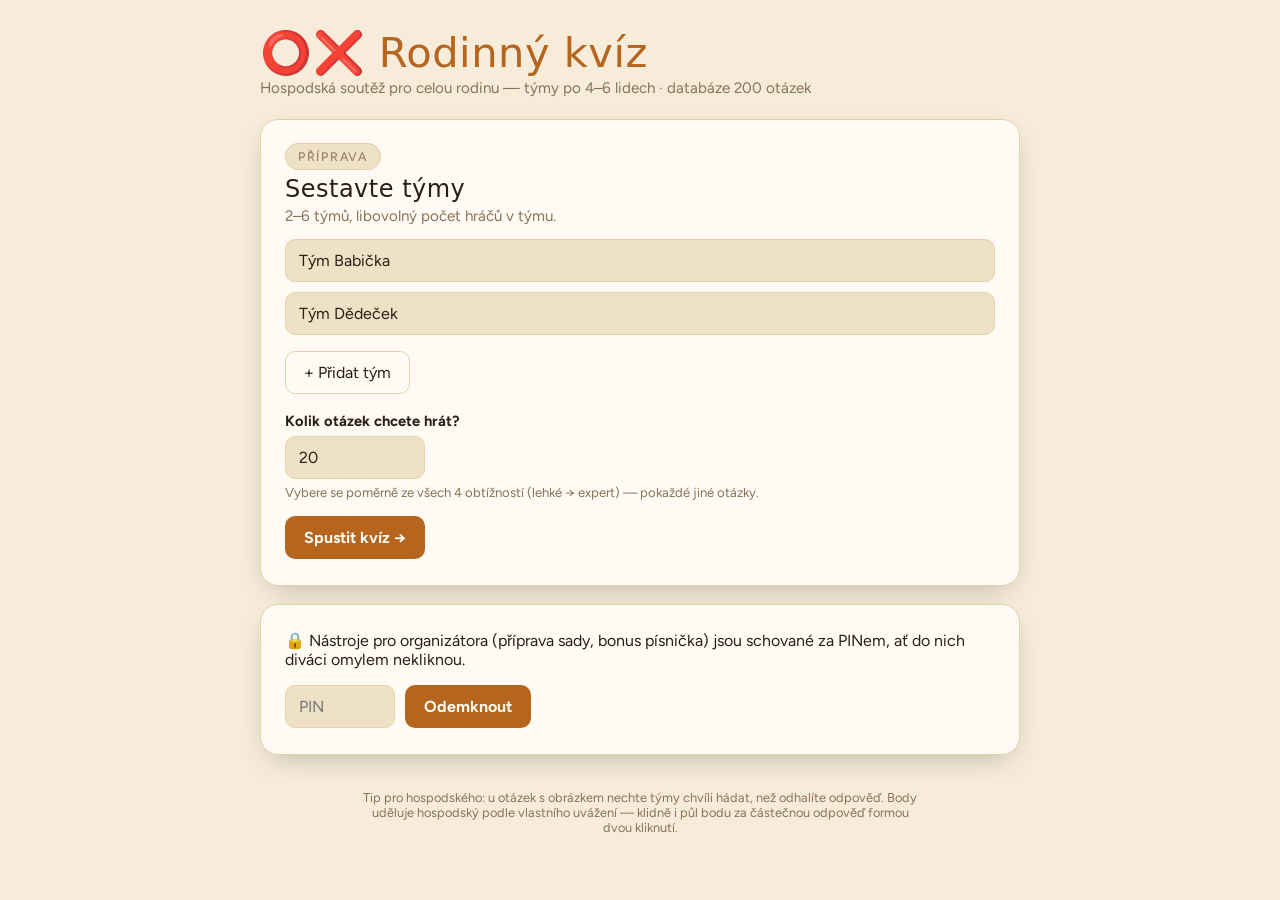
<file: index.html>
<!doctype html>
<html lang="cs">
<head>
<meta charset="utf-8">
<meta name="viewport" content="width=device-width, initial-scale=1">
<title>Rodinný kvíz</title>
<meta name="description" content="Hospodský kvíz pro rodinnou sešlost — databáze 200 otázek ve 4 obtížnostech, týmy po 4–6 lidech.">
<meta name="color-scheme" content="light dark">
<link rel="stylesheet" href="style.css">
<link rel="preconnect" href="https://fonts.googleapis.com">
<link href="https://fonts.googleapis.com/css2?family=Permanent+Marker&family=Figtree:wght@400;600;700;800&family=JetBrains+Mono:wght@500;700&display=swap" rel="stylesheet">
</head>
<body>

<div class="wrap">
  <div class="topline">
    <div>
      <h1 class="title">⭕❌ Rodinný kvíz</h1>
      <p class="sub">Hospodská soutěž pro celou rodinu — týmy po 4–6 lidech · databáze 200 otázek</p>
    </div>
  </div>
</div>

<div class="wrap" id="setup">
  <div class="card">
    <span class="badge">Příprava</span>
    <h2 style="margin:10px 0 4px;">Sestavte týmy</h2>
    <p class="sub" style="margin-bottom:0;">2–6 týmů, libovolný počet hráčů v týmu.</p>
    <div class="teamlist" id="teamlist"></div>
    <div class="btnrow">
      <button class="ghost" id="addTeam" type="button">+ Přidat tým</button>
    </div>

    <div class="field" id="qcountField">
      <label for="qcount">Kolik otázek chcete hrát?</label>
      <input type="number" id="qcount" min="8" max="64" step="4" value="20">
      <span class="hint">Vybere se poměrně ze všech 4 obtížností (lehké → expert) — pokaždé jiné otázky.</span>
    </div>

    <div class="slugnote" id="slugnote" hidden>
      <p class="hint" id="slugnoteText"></p>
      <a href="." id="slugClear" class="muted small">← zahodit přednastavenou sadu, hrát náhodně</a>
    </div>

    <div class="btnrow">
      <button class="primary" id="startBtn" type="button">Spustit kvíz →</button>
    </div>
  </div>

  <div class="card admin-lock" id="adminLock">
    <p class="hint" style="margin:0 0 10px;">🔒 Nástroje pro organizátora (příprava sady, bonus písnička) jsou schované za PINem, ať do nich diváci omylem nekliknou.</p>
    <div class="btnrow">
      <input type="password" id="adminPin" inputmode="numeric" maxlength="4" placeholder="PIN" style="max-width:110px;">
      <button class="primary" id="adminUnlockBtn" type="button">Odemknout</button>
    </div>
    <p class="hint" id="adminPinError" style="color:var(--accent); display:none; margin-top:8px;">Špatný PIN.</p>
  </div>

  <div id="adminTools" hidden>

  <details class="card admin-card">
    <summary>🛠️ Pro organizátora — připravit konkrétní sadu otázek</summary>
    <p class="hint" style="margin-top:10px;">Vyber obtížnosti a počet otázek, vygeneruj odkaz a ulož si ho — kdykoliv ho otevřeš, dostaneš přesně tuhle stejnou sadu (nehraje se náhodně jako normálně).</p>
    <p class="hint"><a href="otazky.html">📋 Zobrazit celou databázi otázek (přehled pro organizátora)</a></p>
    <p class="hint"><a href="relace.html">🗄️ Uložené herní relace (obnovit rozehranou hru)</a></p>

    <fieldset class="tierpick">
      <legend>Obtížnosti</legend>
      <label><input type="checkbox" id="tier-leh" checked> Lehké</label>
      <label><input type="checkbox" id="tier-str" checked> Střední</label>
      <label><input type="checkbox" id="tier-tez" checked> Těžké</label>
      <label><input type="checkbox" id="tier-exp" checked> Expert</label>
    </fieldset>

    <div class="field">
      <label for="adminN">Počet otázek z vybraných obtížností</label>
      <input type="number" id="adminN" min="4" max="64" step="2" value="20">
    </div>

    <div class="field">
      <label><input type="checkbox" id="adminGuessOn" checked> Zahrnout bonusové kolo Hádej číslo</label>
      <input type="number" id="adminGuessN" min="0" max="12" step="1" value="6" style="max-width:100px; margin-top:6px;">
    </div>

    <div class="btnrow">
      <button class="ghost" id="genSlugBtn" type="button">Vygenerovat odkaz na tuhle sadu</button>
    </div>

    <div class="slugresult" id="slugResult" hidden>
      <input type="text" id="slugUrl" readonly>
      <button class="small" id="slugCopy" type="button">Kopírovat</button>
    </div>

    <div class="preview" id="preview" hidden>
      <p class="hint" id="previewSummary" style="margin:16px 0 8px;"></p>
      <div id="previewList"></div>
    </div>
  </details>

  <details class="card admin-card">
    <summary>🎵 Bonus — Hádej písničku (zkomolená)</summary>
    <p class="hint" style="margin-top:10px;">Vyber hudební soubor přímo ze svého telefonu/počítače — nic se nikam nenahrává, hraje se jen lokálně v prohlížeči. Hraj týmům zkomolenou verzi, pak přepni na normální a odhal název.</p>

    <div class="field">
      <label for="songFile">Hudební soubor</label>
      <input type="file" id="songFile" accept="audio/*">
    </div>

    <fieldset class="tierpick">
      <legend>Zkomolení</legend>
      <label><input type="radio" name="songEffect" value="normal" checked> Normálně</label>
      <label><input type="radio" name="songEffect" value="slow"> 🐌 Zpomaleno</label>
      <label><input type="radio" name="songEffect" value="fast"> 🐇 Zrychleno</label>
      <label><input type="radio" name="songEffect" value="muffled"> 🧱 Přes zeď (tlumeno)</label>
      <label><input type="radio" name="songEffect" value="reversed"> 🔄 Pozpátku</label>
    </fieldset>

    <audio id="songAudio" controls style="width:100%; margin-top:12px;" hidden></audio>
    <div class="btnrow" id="songReversedRow" hidden>
      <button class="primary" id="songReversedPlay" type="button">▶️ Přehrát pozpátku</button>
      <button class="ghost" id="songReversedStop" type="button">⏹ Stop</button>
    </div>
  </details>

  </div>
</div>

<div class="scorebar" id="scorebar" hidden></div>

<details class="wrap history-wrap" id="historyWrap" hidden>
  <summary class="history-summary">📜 Historie bodování (vrátit zpět / opravit)</summary>
  <div class="card history-card">
    <p class="hint" style="margin:0 0 10px;">Ke každé otázce, co se bodovala — tlačítky uprav skóre, pokud se admin někde uklikl.</p>
    <div id="historyList"></div>
    <p class="hint" id="historyEmpty">Zatím nic nebodováno.</p>
  </div>
</details>

<div class="wrap" id="game" hidden>
  <div class="card">
    <div class="topline">
      <span class="badge" id="catBadge">Kategorie</span>
      <span class="progress mono" id="progress">Otázka 1 / 18</span>
      <button class="ghost small" id="backToSetupBtn" type="button">← Nastavení</button>
      <button class="ghost small" id="restartGameBtn" type="button">↺ Nová sada</button>
      <span class="confirm-inline" id="restartGameConfirm" hidden>
        <span class="confirm-note">Smaže všechny dosavadní body.</span>
        <button class="primary small" id="restartGameYes" type="button">Ano, nová sada</button>
        <button class="ghost small" id="restartGameCancel" type="button">Pokračovat</button>
      </span>
    </div>
    <p class="qtext" id="qtext"></p>
    <div class="choices" id="choices" hidden></div>
    <div class="visual" id="visual" hidden></div>

    <div class="guessbox" id="guessbox" hidden>
      <div class="guess-row" id="liveAnswerRow" hidden>
        <span class="gnm">Skutečný počet (zjisti teď v místnosti):</span>
        <input type="number" id="liveAnswerInput" placeholder="skutečná hodnota">
      </div>
      <p class="hint" style="margin:0 0 8px;">Admin zadá odhad každého týmu (řekli ho nahlas / mají na papíře):</p>
      <div class="guesslist" id="guesslist"></div>
      <button class="primary small" id="evalBtn" type="button">Vyhodnotit, kdo byl nejblíž →</button>
    </div>

    <div class="answerbox" id="answerbox">
      <div class="lbl">Správná odpověď</div>
      <p id="answertext"></p>
    </div>
    <div class="factbox" id="factbox">
      <div class="lbl">💡 Zajímavost</div>
      <p id="facttext"></p>
      <p class="srcline" id="srcline" hidden></p>
    </div>

    <div class="award" id="award" hidden></div>

    <div class="navrow">
      <button class="ghost small" id="revealBtn" type="button">Zobrazit odpověď</button>
      <button class="primary" id="nextBtn" type="button" disabled>Další otázka →</button>
    </div>
  </div>
</div>

<div class="wrap" id="results" hidden>
  <div class="card">
    <span class="badge">Konec hry</span>
    <h2 style="margin:10px 0 0;">Výsledky</h2>
    <div class="podium" id="podium"></div>
    <div class="btnrow">
      <button class="primary" id="restartBtn" type="button">Hrát znovu (nová sada otázek)</button>
      <button class="ghost" id="backToSetupBtn2" type="button">← Zpět na nastavení</button>
    </div>
  </div>
</div>

<p class="footer-note">Tip pro hospodského: u otázek s obrázkem nechte týmy chvíli hádat, než odhalíte odpověď. Body uděluje hospodský podle vlastního uvážení — klidně i půl bodu za částečnou odpověď formou dvou kliknutí.</p>

<script src="questions.js"></script>
<script>
(() => {
  'use strict';

  // ── Odkaz na konkrétní sadu (slug v URL) — přesný seznam ID otázek ──────────
  function parseSlug(){
    const params = new URLSearchParams(location.search);
    const idParam = params.get('id');
    if(!idParam) return null;
    const questions = idParam.split('.').map(resolveId).filter(Boolean);
    return questions.length ? {questions} : null;
  }

  function buildSlugUrl(questions){
    const url = new URL(location.href);
    url.search = '';
    url.searchParams.set('id', questions.map(q => q._id).join('.'));
    return url.toString();
  }

  const activeSlug = parseSlug();

  const STORAGE_KEY = 'rodinny-kviz-v6';
  let state = {teams: [], scores: [], questions: [], current: 0, revealed: false, started: false, qcount: 20, history: []};

  function load(){
    try{
      const raw = localStorage.getItem(STORAGE_KEY);
      if(raw){
        const parsed = JSON.parse(raw);
        if(parsed && Array.isArray(parsed.teams)) state = Object.assign(state, parsed);
      }
    }catch(e){}
  }
  function save(){
    try{ localStorage.setItem(STORAGE_KEY, JSON.stringify(state)); }catch(e){}
    syncServer();
  }

  // ── Záloha relace na server (ať se o rozehranou hru nepřijde) ───────────
  let syncTimer = null;
  function syncServer(){
    if(!state.serverId) return;
    clearTimeout(syncTimer);
    syncTimer = setTimeout(() => {
      fetch('/api/sync', {
        method: 'POST',
        headers: {'Content-Type': 'application/json'},
        body: JSON.stringify(Object.assign({}, state, {id: state.serverId}))
      }).catch(() => {});
    }, 400);
  }

  const teamlist = document.getElementById('teamlist');
  const addTeamBtn = document.getElementById('addTeam');
  const qcountInput = document.getElementById('qcount');
  const qcountField = document.getElementById('qcountField');
  const slugnote = document.getElementById('slugnote');
  const slugnoteText = document.getElementById('slugnoteText');
  const slugClear = document.getElementById('slugClear');
  const adminN = document.getElementById('adminN');
  const adminGuessOn = document.getElementById('adminGuessOn');
  const adminGuessN = document.getElementById('adminGuessN');
  const genSlugBtn = document.getElementById('genSlugBtn');
  const slugResult = document.getElementById('slugResult');
  const slugUrl = document.getElementById('slugUrl');
  const slugCopy = document.getElementById('slugCopy');
  const songFile = document.getElementById('songFile');
  const songAudio = document.getElementById('songAudio');
  const songReversedRow = document.getElementById('songReversedRow');
  const songReversedPlay = document.getElementById('songReversedPlay');
  const songReversedStop = document.getElementById('songReversedStop');
  const adminLock = document.getElementById('adminLock');
  const adminTools = document.getElementById('adminTools');
  const adminPin = document.getElementById('adminPin');
  const adminUnlockBtn = document.getElementById('adminUnlockBtn');
  const adminPinError = document.getElementById('adminPinError');

  // ── PIN zámek na nástroje pro organizátora ───────────────────────────────
  const ADMIN_PIN = '5555';
  const ADMIN_UNLOCK_KEY = 'rodinny-kviz-admin-unlocked';

  function unlockAdmin(){
    adminLock.hidden = true;
    adminTools.hidden = false;
    try{ localStorage.setItem(ADMIN_UNLOCK_KEY, '1'); }catch(e){}
  }

  function wireAdminLock(){
    try{
      if(localStorage.getItem(ADMIN_UNLOCK_KEY) === '1'){ unlockAdmin(); return; }
    }catch(e){}
    function tryUnlock(){
      if(adminPin.value === ADMIN_PIN){
        adminPinError.style.display = 'none';
        unlockAdmin();
      } else {
        adminPinError.style.display = 'block';
        adminPin.value = '';
        adminPin.focus();
      }
    }
    adminUnlockBtn.addEventListener('click', tryUnlock);
    adminPin.addEventListener('keydown', e => { if(e.key === 'Enter') tryUnlock(); });
  }

  // ── Bonus: zkomolená písnička — čistě lokálně v prohlížeči, nic se nenahrává ──
  function wireSongBonus(){
    let audioCtx = null, filterNode = null, mediaSource = null;
    let reversedBuffer = null, reversedSourceNode = null, decoding = false;

    function ensureGraph(){
      if(audioCtx) return;
      const AC = window.AudioContext || window.webkitAudioContext;
      if(!AC) return;
      audioCtx = new AC();
      mediaSource = audioCtx.createMediaElementSource(songAudio);
      filterNode = audioCtx.createBiquadFilter();
      filterNode.type = 'lowpass';
      filterNode.frequency.value = 20000;
      mediaSource.connect(filterNode);
      filterNode.connect(audioCtx.destination);
    }

    function startDecodeForReverse(file){
      decoding = true;
      songReversedPlay.textContent = '⏳ Zpracovávám...';
      songReversedPlay.disabled = true;
      ensureGraph();
      const reader = new FileReader();
      reader.onload = () => {
        if(!audioCtx) return;
        audioCtx.decodeAudioData(reader.result.slice(0)).then(buffer => {
          const rev = audioCtx.createBuffer(buffer.numberOfChannels, buffer.length, buffer.sampleRate);
          for(let ch = 0; ch < buffer.numberOfChannels; ch++){
            const data = buffer.getChannelData(ch).slice();
            Array.prototype.reverse.call(data);
            rev.copyToChannel(data, ch);
          }
          reversedBuffer = rev;
          decoding = false;
          songReversedPlay.textContent = '▶️ Přehrát pozpátku';
          songReversedPlay.disabled = false;
        }).catch(() => {
          decoding = false;
          songReversedPlay.textContent = '⚠️ Nejde zpracovat tenhle formát';
        });
      };
      reader.readAsArrayBuffer(file);
    }

    songFile.addEventListener('change', () => {
      const file = songFile.files[0];
      if(!file) return;
      songAudio.src = URL.createObjectURL(file);
      songAudio.hidden = false;
      reversedBuffer = null;
      startDecodeForReverse(file);
      applyEffect();
    });

    function stopReversed(){
      if(reversedSourceNode){
        try{ reversedSourceNode.stop(); }catch(e){}
        reversedSourceNode = null;
      }
    }

    function applyEffect(){
      const mode = (document.querySelector('input[name="songEffect"]:checked') || {}).value || 'normal';
      stopReversed();
      if(mode === 'reversed'){
        songAudio.pause();
        songAudio.hidden = true;
        songReversedRow.hidden = false;
        return;
      }
      songReversedRow.hidden = true;
      songAudio.hidden = false;
      songAudio.playbackRate = mode === 'slow' ? 0.7 : (mode === 'fast' ? 1.4 : 1);
      if(mode === 'muffled'){
        ensureGraph();
        if(filterNode) filterNode.frequency.value = 500;
        if(audioCtx && audioCtx.state === 'suspended') audioCtx.resume();
      } else if(filterNode){
        filterNode.frequency.value = 20000;
      }
    }

    document.querySelectorAll('input[name="songEffect"]').forEach(r => r.addEventListener('change', applyEffect));

    songReversedPlay.addEventListener('click', () => {
      if(decoding || !reversedBuffer || !audioCtx) return;
      stopReversed();
      if(audioCtx.state === 'suspended') audioCtx.resume();
      reversedSourceNode = audioCtx.createBufferSource();
      reversedSourceNode.buffer = reversedBuffer;
      reversedSourceNode.connect(audioCtx.destination);
      reversedSourceNode.start(0);
    });
    songReversedStop.addEventListener('click', stopReversed);
  }
  const preview = document.getElementById('preview');
  const previewSummary = document.getElementById('previewSummary');
  const previewList = document.getElementById('previewList');

  function renderPreview(questions){
    previewSummary.textContent = 'Náhled — ' + questions.length + ' otázek v pořadí, jak přijdou na řadu. Nelíbí se ti některá? Vyměň ji:';
    previewList.innerHTML = '';
    questions.forEach((q, i) => {
      const row = document.createElement('div');
      row.className = 'preview-row';
      const head = document.createElement('div'); head.className = 'phead';
      const badge = document.createElement('span'); badge.className = 'pbadge'; badge.textContent = (i + 1) + '. ' + q.cat;
      const swapBtn = document.createElement('button');
      swapBtn.type = 'button'; swapBtn.className = 'small ghost pswap'; swapBtn.textContent = '🔄 Vyměnit';
      swapBtn.addEventListener('click', () => {
        previewQuestions = swapQuestion(previewQuestions, i);
        refreshSlugFromPreview();
        renderPreview(previewQuestions);
      });
      head.appendChild(badge); head.appendChild(swapBtn);
      const qEl = document.createElement('p'); qEl.className = 'pq'; qEl.textContent = q.q;
      const aEl = document.createElement('p'); aEl.className = 'pa';
      aEl.textContent = q.type === 'guess' ? (q.live ? '(zjistí se naživo na místě)' : (q.display || (q.a.toLocaleString('cs-CZ') + ' ' + q.unit))) : q.a;
      row.appendChild(head); row.appendChild(qEl); row.appendChild(aEl);
      if(q.fact){
        const fEl = document.createElement('p'); fEl.className = 'pf'; fEl.textContent = '💡 ' + q.fact;
        row.appendChild(fEl);
      }
      previewList.appendChild(row);
    });
    preview.hidden = false;
  }
  const startBtn = document.getElementById('startBtn');
  const setupEl = document.getElementById('setup');
  const gameEl = document.getElementById('game');
  const resultsEl = document.getElementById('results');
  const scorebar = document.getElementById('scorebar');
  const historyWrap = document.getElementById('historyWrap');
  const historyList = document.getElementById('historyList');
  const historyEmpty = document.getElementById('historyEmpty');
  const catBadge = document.getElementById('catBadge');
  const progress = document.getElementById('progress');
  const qtext = document.getElementById('qtext');
  const visual = document.getElementById('visual');
  const choices = document.getElementById('choices');
  const answerbox = document.getElementById('answerbox');
  const answertext = document.getElementById('answertext');
  const factbox = document.getElementById('factbox');
  const srcline = document.getElementById('srcline');
  const facttext = document.getElementById('facttext');
  const revealBtn = document.getElementById('revealBtn');
  const nextBtn = document.getElementById('nextBtn');
  const award = document.getElementById('award');
  const guessbox = document.getElementById('guessbox');
  const guesslist = document.getElementById('guesslist');
  const evalBtn = document.getElementById('evalBtn');
  const liveAnswerRow = document.getElementById('liveAnswerRow');
  const liveAnswerInput = document.getElementById('liveAnswerInput');
  const podium = document.getElementById('podium');
  const restartBtn = document.getElementById('restartBtn');
  const restartGameBtn = document.getElementById('restartGameBtn');
  const backToSetupBtn = document.getElementById('backToSetupBtn');
  const backToSetupBtn2 = document.getElementById('backToSetupBtn2');
  const restartGameConfirm = document.getElementById('restartGameConfirm');
  const restartGameYes = document.getElementById('restartGameYes');
  const restartGameCancel = document.getElementById('restartGameCancel');

  const DEFAULT_NAMES = ['Tým Babička', 'Tým Dědeček'];
  const TIER_CSS = {leh:'tier-1', str:'tier-2', tez:'tier-3', exp:'tier-4', guess:'tier-5'};

  function renderTeamInputs(){
    teamlist.innerHTML = '';
    const names = state.teams.length ? state.teams : DEFAULT_NAMES;
    names.forEach((name, i) => addTeamRow(name, i));
    if(!state.teams.length) state.teams = names.slice();
  }

  function addTeamRow(value, idx){
    const row = document.createElement('div');
    row.className = 'team-row';
    const input = document.createElement('input');
    input.type = 'text';
    input.id = 'team-input-' + idx;
    input.value = value || '';
    input.placeholder = 'Název týmu ' + (idx + 1);
    input.maxLength = 40;
    input.addEventListener('input', () => { state.teams[idx] = input.value; save(); });
    row.appendChild(input);
    if(teamlist.children.length + 1 > 2){
      const rm = document.createElement('button');
      rm.type = 'button'; rm.className = 'remove'; rm.textContent = '×';
      rm.setAttribute('aria-label', 'Odebrat tým');
      rm.addEventListener('click', () => {
        state.teams.splice(idx, 1);
        renderTeamInputs();
        save();
      });
      row.appendChild(rm);
    }
    teamlist.appendChild(row);
  }

  addTeamBtn.addEventListener('click', () => {
    if(state.teams.length >= 6) return;
    state.teams.push('');
    renderTeamInputs();
    if(state.teams.length >= 6) addTeamBtn.disabled = true;
  });

  function renderScorebar(){
    scorebar.innerHTML = '';
    const max = Math.max(0, ...state.scores);
    state.teams.forEach((name, i) => {
      const chip = document.createElement('div');
      chip.className = 'score-chip' + (state.scores[i] === max && max > 0 ? ' lead' : '');
      const nm = document.createElement('span'); nm.className = 'nm'; nm.textContent = name || ('Tým ' + (i+1));
      const pt = document.createElement('span'); pt.className = 'pt'; pt.textContent = state.scores[i] || 0;
      chip.appendChild(nm); chip.appendChild(pt);
      scorebar.appendChild(chip);
    });
  }

  function buildVisual(v){
    visual.innerHTML = '';
    if(!v){ visual.hidden = true; return; }
    visual.hidden = false;
    if(v.type === 'flag'){
      const flag = document.createElement('div');
      flag.className = 'flag';
      flag.style.flexDirection = v.vertical === false ? 'column' : 'row';
      v.colors.forEach(c => {
        const stripe = document.createElement('div');
        stripe.style.background = c;
        flag.appendChild(stripe);
      });
      visual.appendChild(flag);
    } else if(v.type === 'emoji'){
      const span = document.createElement('div');
      span.className = 'emoji-visual';
      span.textContent = v.value;
      visual.appendChild(span);
    } else if(v.type === 'svg'){
      visual.innerHTML = v.markup;
    }
  }

  function adjustScore(i, delta){
    state.scores[i] = Math.max(0, (state.scores[i] || 0) + delta);
    save();
    renderScorebar();
  }

  function logHistory(cat, text){
    state.history.unshift({id: Date.now() + '_' + Math.random(), cat, text});
    save();
    renderHistory();
  }

  function renderHistory(){
    historyList.innerHTML = '';
    historyEmpty.hidden = state.history.length > 0;
    state.history.forEach(entry => {
      const row = document.createElement('div');
      row.className = 'hist-row';
      const q = document.createElement('div'); q.className = 'hist-q';
      const catSpan = document.createElement('span'); catSpan.className = 'cat'; catSpan.textContent = entry.cat;
      q.appendChild(catSpan);
      q.appendChild(document.createTextNode(entry.text));
      row.appendChild(q);
      state.teams.forEach((name, i) => {
        const chip = document.createElement('span'); chip.className = 'hist-adjust';
        const nm = document.createElement('span'); nm.className = 'nm'; nm.textContent = name || ('Tým ' + (i+1));
        const minus = document.createElement('button'); minus.type = 'button'; minus.textContent = '−';
        minus.addEventListener('click', () => adjustScore(i, -1));
        const plus = document.createElement('button'); plus.type = 'button'; plus.textContent = '+';
        plus.addEventListener('click', () => adjustScore(i, 1));
        chip.appendChild(nm); chip.appendChild(minus); chip.appendChild(plus);
        row.appendChild(chip);
      });
      historyList.appendChild(row);
    });
  }

  function renderAward(){
    award.innerHTML = '';
    if(!state.revealed){ award.hidden = true; return; }
    award.hidden = false;
    const q = state.questions[state.current];
    state.teams.forEach((name, i) => {
      const b = document.createElement('button');
      b.type = 'button'; b.className = 'small';
      b.innerHTML = '+1 bod — ' + (name || ('Tým ' + (i+1)));
      b.addEventListener('click', () => {
        adjustScore(i, 1);
        logHistory(q.cat, q.q + ' → +1 ' + (name || ('Tým ' + (i+1))));
      });
      award.appendChild(b);
    });
  }

  function buildGuessInputs(){
    const q = state.questions[state.current];
    guesslist.innerHTML = '';
    state.teams.forEach((name, i) => {
      const row = document.createElement('div');
      row.className = 'guess-row';
      row.id = 'guess-row-' + i;
      const nm = document.createElement('span'); nm.className = 'gnm'; nm.textContent = name || ('Tým ' + (i+1));
      const input = document.createElement('input');
      input.type = q.inputType === 'date' ? 'date' : 'number';
      input.id = 'guess-input-' + i;
      if(input.type === 'number') input.placeholder = 'odhad';
      row.appendChild(nm); row.appendChild(input);
      guesslist.appendChild(row);
    });
  }

  function guessDiff(q, rawValue){
    if(q.inputType === 'date'){
      const t = Date.parse(rawValue);
      return isNaN(t) ? Infinity : Math.abs(t - q.a) / 86400000; // rozdíl ve dnech
    }
    const val = parseFloat(rawValue);
    return isNaN(val) ? Infinity : Math.abs(val - q.a);
  }

  function evaluateGuesses(){
    const q = state.questions[state.current];
    if(q.live){
      const liveVal = parseFloat(liveAnswerInput.value);
      if(isNaN(liveVal)) { liveAnswerInput.focus(); return; }
      q.a = liveVal;
      q.display = liveVal.toLocaleString('cs-CZ') + ' ' + (q.unit || '');
      answertext.textContent = q.display;
    }
    const diffs = state.teams.map((_, i) => {
      const el = document.getElementById('guess-input-' + i);
      return el ? guessDiff(q, el.value) : Infinity;
    });
    const minDiff = Math.min(...diffs);
    if(minDiff === Infinity) return; // nikdo nic nezadal
    const winners = [];
    diffs.forEach((d, i) => {
      const row = document.getElementById('guess-row-' + i);
      const input = document.getElementById('guess-input-' + i);
      if(input) input.disabled = true;
      if(d === minDiff){
        if(row) row.classList.add('closest');
        const tag = document.createElement('span'); tag.className = 'tag'; tag.textContent = '🏆 Nejblíž';
        if(row) row.appendChild(tag);
        state.scores[i] = (state.scores[i] || 0) + 1;
        winners.push(state.teams[i] || ('Tým ' + (i+1)));
      }
    });
    logHistory(q.cat, q.q + ' → +1 ' + winners.join(', ') + ' (nejblíž)');
    evalBtn.disabled = true;
    state.revealed = true;
    save();
    renderScorebar();
    answerbox.classList.add('show');
    factbox.classList.toggle('show', !!q.fact);
    nextBtn.disabled = false;
    nextBtn.textContent = state.current === state.questions.length - 1 ? 'Zobrazit výsledky →' : 'Další otázka →';
  }

  evalBtn.addEventListener('click', evaluateGuesses);

  function renderQuestion(){
    restartGameConfirm.hidden = true;
    restartGameBtn.hidden = false;
    const q = state.questions[state.current];
    const isGuess = q.type === 'guess';
    catBadge.textContent = q.cat;
    catBadge.className = 'badge ' + (TIER_CSS[q.tier] || '');
    progress.textContent = 'Otázka ' + (state.current + 1) + ' / ' + state.questions.length;
    qtext.textContent = q.q;
    buildVisual(q.visual);
    answertext.textContent = isGuess ? (q.live ? '(zjistí se naživo)' : (q.display || (q.a.toLocaleString('cs-CZ') + ' ' + q.unit))) : q.a;
    facttext.textContent = q.fact || '';
    if(q.src){
      srcline.innerHTML = 'Zdroj: <a href="' + q.src + '" target="_blank" rel="noopener">' + (q.srcName || q.src.replace(/^https?:\/\//, '').split('/')[0]) + '</a>';
      srcline.hidden = false;
    } else {
      srcline.hidden = true;
    }

    if(q.type === 'choice' && q.options){
      choices.hidden = false;
      choices.innerHTML = '';
      const letters = ['A', 'B', 'C', 'D', 'E', 'F'];
      q.options.forEach((opt, i) => {
        const row = document.createElement('div');
        row.className = 'opt' + (state.revealed && i === q.correctIndex ? ' correct' : '');
        const letter = document.createElement('span'); letter.className = 'letter'; letter.textContent = letters[i] + ')';
        const txt = document.createElement('span'); txt.textContent = opt;
        row.appendChild(letter); row.appendChild(txt);
        choices.appendChild(row);
      });
    } else {
      choices.hidden = true;
      choices.innerHTML = '';
    }

    guessbox.classList.toggle('show', isGuess && !state.revealed);
    revealBtn.hidden = isGuess;
    award.hidden = isGuess || !state.revealed;
    if(isGuess){
      buildGuessInputs();
      liveAnswerRow.hidden = !q.live;
      liveAnswerInput.value = '';
      evalBtn.disabled = false;
      answerbox.classList.toggle('show', state.revealed);
      factbox.classList.toggle('show', state.revealed && !!q.fact);
      nextBtn.disabled = !state.revealed;
    } else {
      answerbox.classList.toggle('show', state.revealed);
      factbox.classList.toggle('show', state.revealed && !!q.fact);
      revealBtn.textContent = state.revealed ? 'Skrýt odpověď' : 'Zobrazit odpověď';
      nextBtn.disabled = !state.revealed;
      renderAward();
    }
    nextBtn.textContent = state.current === state.questions.length - 1 ? 'Zobrazit výsledky →' : 'Další otázka →';
  }

  revealBtn.addEventListener('click', () => {
    state.revealed = !state.revealed;
    save();
    renderQuestion();
  });

  nextBtn.addEventListener('click', () => {
    if(state.current < state.questions.length - 1){
      state.current += 1;
      state.revealed = false;
      save();
      renderQuestion();
    } else {
      showResults();
    }
  });

  function showResults(){
    gameEl.hidden = true;
    resultsEl.hidden = false;
    const ranked = state.teams
      .map((name, i) => ({name: name || ('Tým ' + (i+1)), score: state.scores[i] || 0}))
      .sort((a, b) => b.score - a.score);
    podium.innerHTML = '';
    ranked.forEach((t, i) => {
      const row = document.createElement('div');
      row.className = 'prow' + (i === 0 ? ' win' : '');
      const rank = document.createElement('div'); rank.className = 'rank';
      rank.textContent = i === 0 ? '🏆' : ('#' + (i + 1));
      const nm = document.createElement('div'); nm.className = 'nm'; nm.textContent = t.name;
      const pt = document.createElement('div'); pt.className = 'pt'; pt.textContent = t.score;
      row.appendChild(rank); row.appendChild(nm); row.appendChild(pt);
      podium.appendChild(row);
    });
    save();
  }

  function pickForGame(){
    if(activeSlug) return activeSlug.questions;
    return pickQuestions(state.qcount);
  }

  function doRestart(){
    state.questions = pickForGame();
    state.scores = state.teams.map(() => 0);
    state.current = 0;
    state.revealed = false;
    state.history = [];
    state.serverId = null;
    save();
    resultsEl.hidden = true;
    gameEl.hidden = false;
    scorebar.hidden = false;
    historyWrap.hidden = false;
    renderScorebar();
    renderHistory();
    renderQuestion();
    fetch('/api/start', {
      method: 'POST',
      headers: {'Content-Type': 'application/json'},
      body: JSON.stringify(state)
    }).then(r => r.ok ? r.json() : null)
      .then(data => { if(data && data.id){ state.serverId = data.id; save(); } })
      .catch(() => {});
  }

  restartBtn.addEventListener('click', doRestart);

  function backToSetup(btn){
    if(!confirmOnce(btn)) return;
    state.started = false;
    save();
    gameEl.hidden = true;
    resultsEl.hidden = true;
    scorebar.hidden = true;
    historyWrap.hidden = true;
    setupEl.hidden = false;
    renderTeamInputs();
  }

  // stejný "klikni podruhé pro potvrzení" vzor jako u Nové sady, ale obecný pro libovolné tlačítko
  function confirmOnce(btn){
    if(btn.dataset.confirming === '1'){
      btn.dataset.confirming = '';
      btn.textContent = btn.dataset.label;
      return true;
    }
    btn.dataset.confirming = '1';
    btn.dataset.label = btn.dataset.label || btn.textContent;
    btn.textContent = 'Opravdu? Klikni znovu';
    setTimeout(() => {
      if(btn.dataset.confirming === '1'){
        btn.dataset.confirming = '';
        btn.textContent = btn.dataset.label;
      }
    }, 3000);
    return false;
  }

  backToSetupBtn.addEventListener('click', () => backToSetup(backToSetupBtn));
  backToSetupBtn2.addEventListener('click', () => backToSetup(backToSetupBtn2));

  restartGameBtn.addEventListener('click', () => {
    restartGameBtn.hidden = true;
    restartGameConfirm.hidden = false;
  });
  restartGameYes.addEventListener('click', () => {
    restartGameConfirm.hidden = true;
    restartGameBtn.hidden = false;
    doRestart();
  });
  restartGameCancel.addEventListener('click', () => {
    restartGameConfirm.hidden = true;
    restartGameBtn.hidden = false;
  });

  startBtn.addEventListener('click', () => {
    state.teams = state.teams.map((n, i) => (n && n.trim()) || ('Tým ' + (i + 1)));
    if(state.teams.length < 2){ return; }
    state.qcount = Math.max(8, Math.min(parseInt(qcountInput.value, 10) || 20, 64));
    state.questions = pickForGame();
    state.scores = state.teams.map(() => 0);
    state.current = 0;
    state.revealed = false;
    state.started = true;
    state.history = [];
    state.serverId = null;
    save();
    setupEl.hidden = true;
    scorebar.hidden = false;
    historyWrap.hidden = false;
    gameEl.hidden = false;
    renderScorebar();
    renderHistory();
    renderQuestion();
    fetch('/api/start', {
      method: 'POST',
      headers: {'Content-Type': 'application/json'},
      body: JSON.stringify(state)
    }).then(r => r.ok ? r.json() : null)
      .then(data => { if(data && data.id){ state.serverId = data.id; save(); } })
      .catch(() => {});
  });

  function tierSummary(questions){
    const counts = {};
    questions.forEach(q => { counts[q.cat] = (counts[q.cat] || 0) + 1; });
    return Object.keys(counts).map(cat => cat + ' (' + counts[cat] + ')').join(', ');
  }

  let previewQuestions = [];

  function refreshSlugFromPreview(){
    slugUrl.value = buildSlugUrl(previewQuestions);
    slugResult.hidden = false;
  }

  function wireAdminPanel(){
    genSlugBtn.addEventListener('click', () => {
      const tiers = TIER_ORDER.filter(t => document.getElementById('tier-' + t).checked);
      if(!tiers.length){
        slugUrl.value = 'Vyber aspoň jednu obtížnost.';
        slugResult.hidden = false;
        return;
      }
      const n = Math.max(4, Math.min(parseInt(adminN.value, 10) || 20, 64));
      const guessCount = adminGuessOn.checked ? Math.max(0, Math.min(parseInt(adminGuessN.value, 10) || 0, 12)) : 0;
      previewQuestions = pickQuestions(n, {tiers, guessCount});
      refreshSlugFromPreview();
      slugUrl.select();
      renderPreview(previewQuestions);
    });
    slugCopy.addEventListener('click', () => {
      slugUrl.select();
      navigator.clipboard && navigator.clipboard.writeText(slugUrl.value).catch(() => {});
      slugCopy.textContent = 'Zkopírováno!';
      setTimeout(() => { slugCopy.textContent = 'Kopírovat'; }, 1500);
    });
  }

  function applySlugUI(){
    if(!activeSlug) return;
    qcountField.hidden = true;
    slugnote.hidden = false;
    slugnoteText.textContent = 'Přednastavená sada: ' + activeSlug.questions.length + ' otázek · ' + tierSummary(activeSlug.questions) + '.';
  }

  function boot(){
    load();
    if(!state.teams.length) state.teams = DEFAULT_NAMES.slice();
    if(!state.scores.length) state.scores = state.teams.map(() => 0);
    if(!state.history) state.history = [];
    renderTeamInputs();
    if(state.teams.length >= 6) addTeamBtn.disabled = true;
    qcountInput.value = state.qcount || 20;
    wireAdminPanel();
    wireAdminLock();
    wireSongBonus();
    applySlugUI();

    if(state.started && state.questions.length && state.current < state.questions.length){
      setupEl.hidden = true;
      scorebar.hidden = false;
      historyWrap.hidden = false;
      gameEl.hidden = false;
      renderScorebar();
      renderHistory();
      renderQuestion();
    } else if(state.started && state.questions.length){
      setupEl.hidden = true;
      scorebar.hidden = false;
      historyWrap.hidden = false;
      renderScorebar();
      renderHistory();
      showResults();
    }
  }

  boot();
})();
</script>
</body>
</html>
</file>
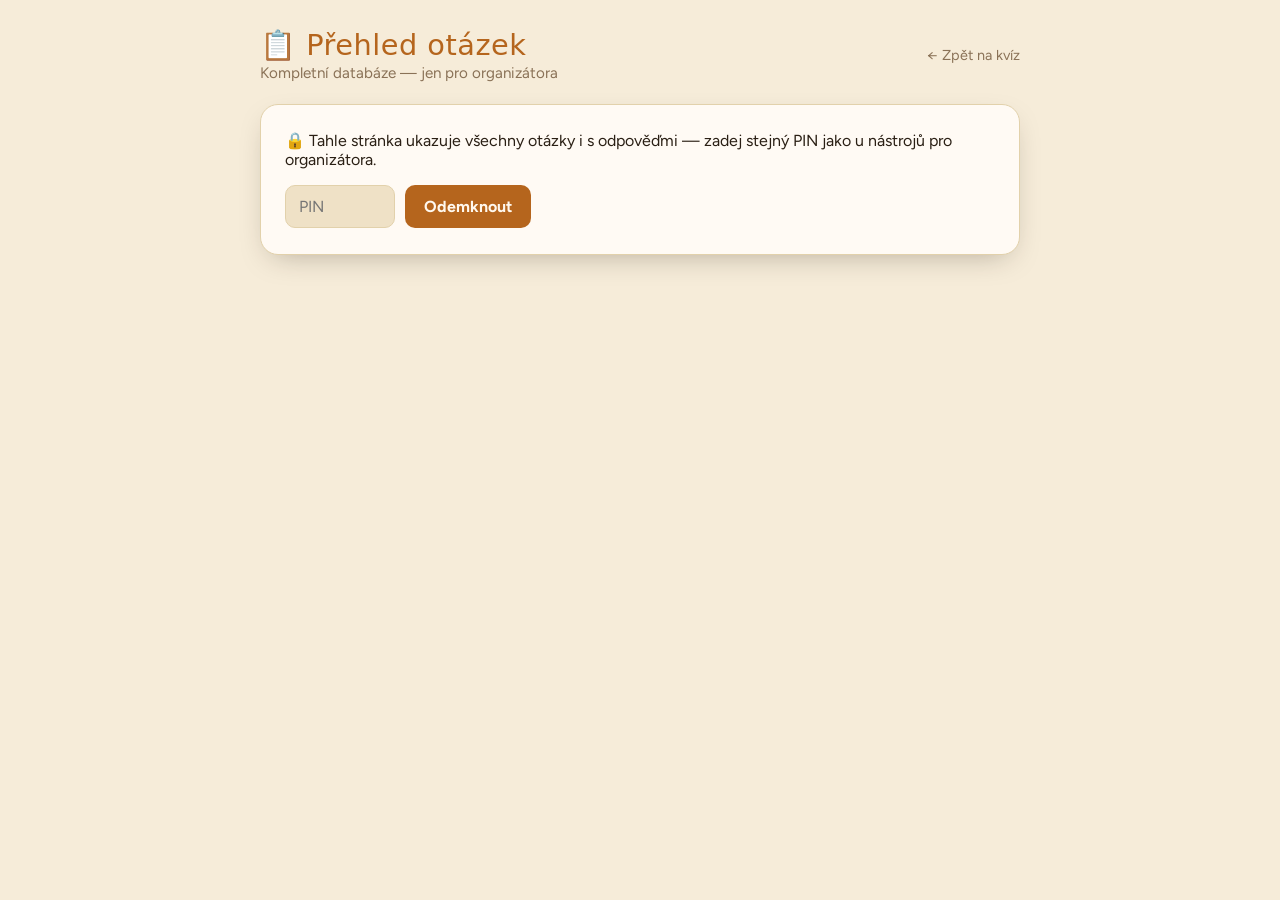
<file: otazky.html>
<!doctype html>
<html lang="cs">
<head>
<meta charset="utf-8">
<meta name="viewport" content="width=device-width, initial-scale=1">
<title>Přehled otázek — Rodinný kvíz</title>
<meta name="description" content="Kompletní databáze otázek pro Rodinný kvíz — jen pro organizátora, chráněno PINem.">
<meta name="color-scheme" content="light dark">
<link rel="stylesheet" href="style.css">
<link rel="preconnect" href="https://fonts.googleapis.com">
<link href="https://fonts.googleapis.com/css2?family=Permanent+Marker&family=Figtree:wght@400;600;700;800&family=JetBrains+Mono:wght@500;700&display=swap" rel="stylesheet">
<style>
.pagehead{display:flex; align-items:center; justify-content:space-between; gap:12px; flex-wrap:wrap;}
.pagehead a.back{color:var(--muted); font-size:.9rem; text-decoration:none;}
.pagehead a.back:hover{color:var(--accent);}
.filterbar{display:flex; gap:10px; flex-wrap:wrap; align-items:center; margin:16px 0;}
.filterbar input[type=text]{flex:1; min-width:180px;}
.filterbar select{background:var(--surface2); color:var(--fg); border:1px solid var(--line); border-radius:10px; padding:11px 13px; font:inherit;}
.counts{color:var(--muted); font-size:.85rem; margin:0 0 10px;}
.tier-section h2{margin:28px 0 4px; font-size:1.4rem;}
.tier-section .n{color:var(--muted); font-size:.85rem; font-weight:400; margin-left:8px;}
</style>
</head>
<body>

<div class="wrap">
  <div class="pagehead">
    <div>
      <h1 class="title" style="font-size:1.8rem;">📋 Přehled otázek</h1>
      <p class="sub">Kompletní databáze — jen pro organizátora</p>
    </div>
    <a class="back" href="index.html">← Zpět na kvíz</a>
  </div>
</div>

<div class="wrap" id="lockWrap">
  <div class="card admin-lock" id="adminLock">
    <p class="hint" style="margin:0 0 10px;">🔒 Tahle stránka ukazuje všechny otázky i s odpověďmi — zadej stejný PIN jako u nástrojů pro organizátora.</p>
    <div class="btnrow">
      <input type="password" id="adminPin" inputmode="numeric" maxlength="4" placeholder="PIN" style="max-width:110px;">
      <button class="primary" id="adminUnlockBtn" type="button">Odemknout</button>
    </div>
    <p class="hint" id="adminPinError" style="color:var(--accent); display:none; margin-top:8px;">Špatný PIN.</p>
  </div>
</div>

<div class="wrap" id="content" hidden>
  <div class="card">
    <div class="filterbar">
      <input type="text" id="search" placeholder="Hledat v otázkách, odpovědích, zajímavostech…">
      <select id="tierFilter">
        <option value="">Všechny obtížnosti</option>
        <option value="leh">Lehké</option>
        <option value="str">Střední</option>
        <option value="tez">Těžké</option>
        <option value="exp">Expert</option>
        <option value="guess">Hádej číslo/datum</option>
      </select>
    </div>
    <p class="counts" id="counts"></p>
  </div>

  <div class="card" id="selectBar">
    <div class="btnrow" style="align-items:center;">
      <span class="hint" id="selCount" style="margin:0;">Vybráno: 0 otázek</span>
      <button class="primary small" id="buildSelectedBtn" type="button" disabled>Vytvořit odkaz na kvíz z vybraných →</button>
      <button class="small" id="clearSelectedBtn" type="button">Zrušit výběr</button>
    </div>
    <div id="selectedSlugResult" hidden style="margin-top:10px;">
      <input type="text" id="selectedSlugUrl" readonly style="width:100%;">
      <button class="small" id="selectedSlugCopy" type="button" style="margin-top:6px;">Kopírovat</button>
    </div>
  </div>

  <div id="sections"></div>
</div>

<script src="questions.js"></script>
<script>
(() => {
  'use strict';

  const ADMIN_PIN = '5555';
  const ADMIN_UNLOCK_KEY = 'rodinny-kviz-admin-unlocked';

  const lockWrap = document.getElementById('lockWrap');
  const adminLock = document.getElementById('adminLock');
  const content = document.getElementById('content');
  const adminPin = document.getElementById('adminPin');
  const adminUnlockBtn = document.getElementById('adminUnlockBtn');
  const adminPinError = document.getElementById('adminPinError');
  const search = document.getElementById('search');
  const tierFilter = document.getElementById('tierFilter');
  const counts = document.getElementById('counts');
  const sections = document.getElementById('sections');
  const selCount = document.getElementById('selCount');
  const buildSelectedBtn = document.getElementById('buildSelectedBtn');
  const clearSelectedBtn = document.getElementById('clearSelectedBtn');
  const selectedSlugResult = document.getElementById('selectedSlugResult');
  const selectedSlugUrl = document.getElementById('selectedSlugUrl');
  const selectedSlugCopy = document.getElementById('selectedSlugCopy');

  const selectedIds = new Set();

  function updateSelCount(){
    selCount.textContent = 'Vybráno: ' + selectedIds.size + ' otázek';
    buildSelectedBtn.disabled = selectedIds.size === 0;
  }

  buildSelectedBtn.addEventListener('click', () => {
    const chosen = ALL.filter(q => selectedIds.has(q._id));
    const url = new URL('index.html', location.href);
    url.searchParams.set('id', chosen.map(q => q._id).join('.'));
    selectedSlugUrl.value = url.toString();
    selectedSlugResult.hidden = false;
    selectedSlugUrl.select();
  });
  selectedSlugCopy.addEventListener('click', () => {
    selectedSlugUrl.select();
    navigator.clipboard && navigator.clipboard.writeText(selectedSlugUrl.value).catch(() => {});
    selectedSlugCopy.textContent = 'Zkopírováno!';
    setTimeout(() => { selectedSlugCopy.textContent = 'Kopírovat'; }, 1500);
  });
  clearSelectedBtn.addEventListener('click', () => {
    selectedIds.clear();
    updateSelCount();
    selectedSlugResult.hidden = true;
    renderAll();
  });

  function unlock(){
    lockWrap.hidden = true;
    content.hidden = false;
    try{ localStorage.setItem(ADMIN_UNLOCK_KEY, '1'); }catch(e){}
    renderAll();
  }

  function tryUnlock(){
    if(adminPin.value === ADMIN_PIN){
      adminPinError.style.display = 'none';
      unlock();
    } else {
      adminPinError.style.display = 'block';
      adminPin.value = '';
      adminPin.focus();
    }
  }
  adminUnlockBtn.addEventListener('click', tryUnlock);
  adminPin.addEventListener('keydown', e => { if(e.key === 'Enter') tryUnlock(); });

  function allQuestions(){
    let out = [];
    TIER_ORDER.forEach(t => {
      BANK[t].forEach((q, idx) => out.push(Object.assign({cat: TIER_LABELS[t], tier: t, _id: makeId(t, idx)}, q)));
    });
    GUESS_BANK.forEach((q, idx) => out.push(Object.assign({cat: 'Hádej číslo/datum', tier: 'guess', type: 'guess', _id: makeId('guess', idx)}, q)));
    return out;
  }

  const ALL = allQuestions();
  const SECTION_LABELS = {leh:'Lehké', str:'Střední', tez:'Těžké', exp:'Expert', guess:'Hádej číslo / datum'};

  function answerText(q){
    if(q.type === 'guess') return q.live ? '(zjistí se naživo na místě)' : (q.display || (q.a.toLocaleString('cs-CZ') + ' ' + (q.unit || '')));
    if(q.type === 'choice' ) return q.a;
    return q.a;
  }

  function renderAll(){
    const term = search.value.trim().toLowerCase();
    const tierSel = tierFilter.value;
    const filtered = ALL.filter(q => {
      if(tierSel && q.tier !== tierSel) return false;
      if(!term) return true;
      const hay = (q.q + ' ' + answerText(q) + ' ' + (q.fact || '')).toLowerCase();
      return hay.includes(term);
    });

    counts.textContent = filtered.length + ' z celkem ' + ALL.length + ' otázek v databázi.';

    sections.innerHTML = '';
    const order = ['leh', 'str', 'tez', 'exp', 'guess'];
    order.forEach(t => {
      const items = filtered.filter(q => q.tier === t);
      if(!items.length) return;
      const sec = document.createElement('div');
      sec.className = 'tier-section card';
      const h2 = document.createElement('h2');
      h2.textContent = SECTION_LABELS[t];
      const n = document.createElement('span'); n.className = 'n'; n.textContent = items.length + ' otázek';
      h2.appendChild(n);
      sec.appendChild(h2);
      items.forEach((q, i) => {
        const row = document.createElement('div');
        row.className = 'preview-row';
        const head = document.createElement('div'); head.className = 'phead'; head.style.justifyContent = 'flex-start';
        const check = document.createElement('input');
        check.type = 'checkbox';
        check.checked = selectedIds.has(q._id);
        check.addEventListener('change', () => {
          if(check.checked) selectedIds.add(q._id); else selectedIds.delete(q._id);
          updateSelCount();
        });
        head.appendChild(check);
        const badge = document.createElement('span'); badge.className = 'pbadge'; badge.textContent = (i + 1) + '.' + (q.type === 'choice' ? ' ABCD' : (q.visual ? ' 🖼️' : ''));
        head.appendChild(badge);
        row.appendChild(head);
        const qEl = document.createElement('p'); qEl.className = 'pq'; qEl.textContent = q.q;
        row.appendChild(qEl);
        if(q.options){
          const letters = ['A', 'B', 'C', 'D', 'E', 'F'];
          const opts = document.createElement('p'); opts.className = 'pf';
          opts.textContent = q.options.map((o, oi) => letters[oi] + ') ' + o).join('   ');
          row.appendChild(opts);
        }
        const aEl = document.createElement('p'); aEl.className = 'pa'; aEl.textContent = answerText(q);
        row.appendChild(aEl);
        if(q.fact){
          const fEl = document.createElement('p'); fEl.className = 'pf'; fEl.textContent = '💡 ' + q.fact;
          row.appendChild(fEl);
        }
        if(q.src){
          const sEl = document.createElement('p'); sEl.className = 'pf';
          sEl.innerHTML = 'Zdroj: <a href="' + q.src + '" target="_blank" rel="noopener">' + (q.srcName || q.src) + '</a>';
          row.appendChild(sEl);
        }
        sec.appendChild(row);
      });
      sections.appendChild(sec);
    });
  }

  search.addEventListener('input', renderAll);
  tierFilter.addEventListener('change', renderAll);

  try{
    if(localStorage.getItem(ADMIN_UNLOCK_KEY) === '1') unlock();
  }catch(e){}
})();
</script>
</body>
</html>
</file>
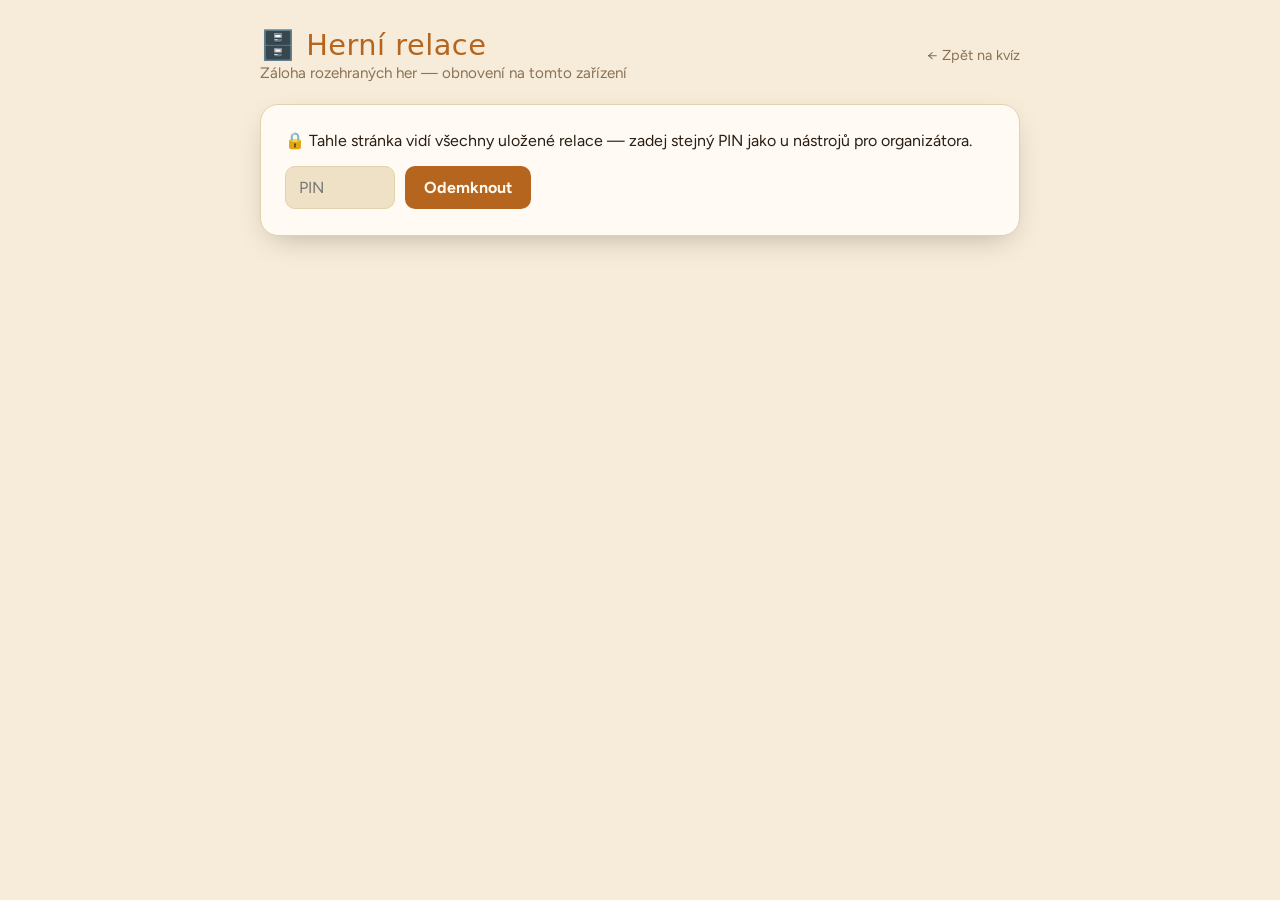
<file: relace.html>
<!doctype html>
<html lang="cs">
<head>
<meta charset="utf-8">
<meta name="viewport" content="width=device-width, initial-scale=1">
<title>Herní relace — Rodinný kvíz</title>
<meta name="description" content="Přehled a obnova uložených herních relací — jen pro organizátora, chráněno PINem.">
<meta name="color-scheme" content="light dark">
<link rel="stylesheet" href="style.css">
<link rel="preconnect" href="https://fonts.googleapis.com">
<link href="https://fonts.googleapis.com/css2?family=Permanent+Marker&family=Figtree:wght@400;600;700;800&family=JetBrains+Mono:wght@500;700&display=swap" rel="stylesheet">
<style>
.pagehead{display:flex; align-items:center; justify-content:space-between; gap:12px; flex-wrap:wrap;}
.pagehead a.back{color:var(--muted); font-size:.9rem; text-decoration:none;}
.pagehead a.back:hover{color:var(--accent);}
.counts{color:var(--muted); font-size:.85rem; margin:0 0 10px;}
.srow{display:flex; align-items:center; justify-content:space-between; gap:14px; flex-wrap:wrap; padding:14px 0; border-top:1px solid var(--line);}
.srow:first-of-type{border-top:none;}
.srow .meta{flex:1; min-width:200px;}
.srow .teams{font-weight:700;}
.srow .when{color:var(--muted); font-size:.85rem; margin-top:2px;}
.srow .btnrow{margin:0;}
.empty{color:var(--muted); padding:20px 0;}
.err{color:var(--accent); padding:20px 0;}
</style>
</head>
<body>

<div class="wrap">
  <div class="pagehead">
    <div>
      <h1 class="title" style="font-size:1.8rem;">🗄️ Herní relace</h1>
      <p class="sub">Záloha rozehraných her — obnovení na tomto zařízení</p>
    </div>
    <a class="back" href="index.html">← Zpět na kvíz</a>
  </div>
</div>

<div class="wrap" id="lockWrap">
  <div class="card admin-lock" id="adminLock">
    <p class="hint" style="margin:0 0 10px;">🔒 Tahle stránka vidí všechny uložené relace — zadej stejný PIN jako u nástrojů pro organizátora.</p>
    <div class="btnrow">
      <input type="password" id="adminPin" inputmode="numeric" maxlength="4" placeholder="PIN" style="max-width:110px;">
      <button class="primary" id="adminUnlockBtn" type="button">Odemknout</button>
    </div>
    <p class="hint" id="adminPinError" style="color:var(--accent); display:none; margin-top:8px;">Špatný PIN.</p>
  </div>
</div>

<div class="wrap" id="content" hidden>
  <div class="card">
    <p class="counts" id="counts">Načítám…</p>
    <div id="list"></div>
  </div>
</div>

<script>
(() => {
  'use strict';

  const ADMIN_PIN = '5555';
  const ADMIN_UNLOCK_KEY = 'rodinny-kviz-admin-unlocked';
  const STORAGE_KEY = 'rodinny-kviz-v6';

  const lockWrap = document.getElementById('lockWrap');
  const adminLock = document.getElementById('adminLock');
  const content = document.getElementById('content');
  const adminPin = document.getElementById('adminPin');
  const adminUnlockBtn = document.getElementById('adminUnlockBtn');
  const adminPinError = document.getElementById('adminPinError');
  const counts = document.getElementById('counts');
  const list = document.getElementById('list');

  let pin = '';

  function unlock(){
    lockWrap.hidden = true;
    content.hidden = false;
    try{ localStorage.setItem(ADMIN_UNLOCK_KEY, '1'); }catch(e){}
    loadSessions();
  }

  function tryUnlock(){
    if(adminPin.value === ADMIN_PIN){
      pin = adminPin.value;
      adminPinError.style.display = 'none';
      unlock();
    } else {
      adminPinError.style.display = 'block';
      adminPin.value = '';
      adminPin.focus();
    }
  }
  adminUnlockBtn.addEventListener('click', tryUnlock);
  adminPin.addEventListener('keydown', e => { if(e.key === 'Enter') tryUnlock(); });

  function fmtWhen(ts){
    const d = new Date(ts * 1000);
    return d.toLocaleDateString('cs-CZ') + ' ' + d.toLocaleTimeString('cs-CZ', {hour:'2-digit', minute:'2-digit'});
  }

  function loadSessions(){
    counts.textContent = 'Načítám…';
    list.innerHTML = '';
    fetch('/api/sessions', {headers: {'X-Admin-Pin': pin}})
      .then(r => {
        if(!r.ok) throw new Error('http ' + r.status);
        return r.json();
      })
      .then(renderList)
      .catch(err => {
        counts.textContent = '';
        list.innerHTML = '<p class="err">Nepodařilo se načíst relace ze serveru (' + err.message + ').</p>';
      });
  }

  function renderList(sessions){
    if(!sessions.length){
      counts.textContent = '';
      list.innerHTML = '<p class="empty">Žádné uložené relace zatím nejsou.</p>';
      return;
    }
    counts.textContent = sessions.length + ' uložených relací (nejnovější první).';
    list.innerHTML = '';
    sessions.forEach(s => {
      const row = document.createElement('div');
      row.className = 'srow';
      const meta = document.createElement('div'); meta.className = 'meta';
      const teams = document.createElement('div'); teams.className = 'teams';
      teams.textContent = (s.teams && s.teams.length) ? s.teams.join(', ') : '(bez týmů)';
      const when = document.createElement('div'); when.className = 'when';
      when.textContent = 'Založeno ' + fmtWhen(s.created_at) + ' · poslední změna ' + fmtWhen(s.updated_at) + ' · ' + s.id;
      meta.appendChild(teams); meta.appendChild(when);
      const btnrow = document.createElement('div'); btnrow.className = 'btnrow';
      const btn = document.createElement('button'); btn.className = 'primary'; btn.type = 'button';
      btn.textContent = 'Obnovit';
      btn.addEventListener('click', () => restore(s.id, btn));
      btnrow.appendChild(btn);
      row.appendChild(meta); row.appendChild(btnrow);
      list.appendChild(row);
    });
  }

  function restore(sid, btn){
    btn.disabled = true;
    btn.textContent = 'Obnovuji…';
    fetch('/api/session/' + encodeURIComponent(sid), {headers: {'X-Admin-Pin': pin}})
      .then(r => {
        if(!r.ok) throw new Error('http ' + r.status);
        return r.json();
      })
      .then(state => {
        delete state._created_at;
        delete state._updated_at;
        state.serverId = sid;
        try{ localStorage.setItem(STORAGE_KEY, JSON.stringify(state)); }catch(e){}
        location.href = 'index.html';
      })
      .catch(err => {
        btn.disabled = false;
        btn.textContent = 'Obnovit';
        alert('Obnovení se nepodařilo: ' + err.message);
      });
  }

  try{
    if(localStorage.getItem(ADMIN_UNLOCK_KEY) === '1'){
      pin = ADMIN_PIN;
      unlock();
    }
  }catch(e){}
})();
</script>
</body>
</html>
</file>
<file: style.css>
:root{
  --bg:#f6ecd9; --surface:#fffaf4; --surface2:#efe1c6; --fg:#2a1f14; --muted:#8a7257;
  --accent:#b5651d; --accent-ink:#fff8ee; --accent2:#5f7a44; --fact:#3c6e8f; --line:#e2d1ab; --shadow:0 10px 30px -12px rgba(42,31,20,.35);
}
@media (prefers-color-scheme: dark){
  :root{
    --bg:#1a130d; --surface:#241a12; --surface2:#2f2316; --fg:#f3e9d8; --muted:#b39c7e;
    --accent:#e0a94c; --accent-ink:#241a12; --accent2:#8fae63; --fact:#7fb3d1; --line:#3c2d1d; --shadow:0 10px 30px -12px rgba(0,0,0,.6);
    color-scheme: dark;
  }
}
*{box-sizing:border-box;}
html,body{margin:0; padding:0; min-height:100%;}
body{
  background:var(--bg); color:var(--fg);
  font-family:'Figtree',system-ui,sans-serif;
  padding-inline:16px; padding-block:28px;
  display:flex; flex-direction:column; align-items:center; gap:22px;
}
h1,h2,h3,.chalk{font-family:'Permanent Marker','Kalam',system-ui,cursive; font-weight:400; letter-spacing:.5px; text-wrap:balance;}
.wrap{width:100%; max-width:760px; display:flex; flex-direction:column; gap:18px; min-width:0;}
.badge{background:var(--surface2); border:1px solid var(--line); color:var(--muted); font-size:.78rem; text-transform:uppercase; letter-spacing:.14em; padding:5px 12px; border-radius:999px; align-self:flex-start;}
.badge.tier-1{color:#5f7a44;} .badge.tier-2{color:#9c7a2a;} .badge.tier-3{color:#b5651d;} .badge.tier-4{color:#b5333f;} .badge.tier-5{color:var(--fact);}
.topline{display:flex; align-items:center; justify-content:space-between; gap:12px; flex-wrap:wrap;}
.title{font-size:clamp(1.9rem,5vw,2.6rem); color:var(--accent); margin:0;}
.sub{color:var(--muted); margin:2px 0 0; font-size:.95rem;}
.mono{font-family:'JetBrains Mono',ui-monospace,monospace; font-variant-numeric:tabular-nums;}

.card{background:var(--surface); border:1px solid var(--line); border-radius:18px; padding:26px 24px; box-shadow:var(--shadow);}

.team-row{display:flex; align-items:center; gap:10px;}
.team-row input{flex:1; min-width:0;}
input[type=text],input[type=number],input[type=password]{
  background:var(--surface2); color:var(--fg); border:1px solid var(--line); border-radius:10px;
  padding:11px 13px; font:inherit; font-size:1rem; width:100%;
}
input[type=text]:focus,input[type=number]:focus{outline:2px solid var(--accent); outline-offset:1px;}
.teamlist{display:flex; flex-direction:column; gap:10px; margin-top:14px;}
.field{display:flex; flex-direction:column; gap:6px; margin-top:18px;}
.field label{font-weight:700; font-size:.92rem;}
.field input[type=number]{max-width:140px;}
.field .hint{color:var(--muted); font-size:.82rem;}
.btnrow{display:flex; gap:10px; flex-wrap:wrap; margin-top:16px;}
button{
  font:inherit; cursor:pointer; border-radius:10px; border:1px solid var(--line);
  padding:11px 18px; background:var(--surface2); color:var(--fg); transition:transform .08s ease;
}
button:hover{transform:translateY(-1px);}
button:active{transform:translateY(0);}
button:focus-visible{outline:2px solid var(--accent); outline-offset:2px;}
button.primary{background:var(--accent); color:var(--accent-ink); border-color:transparent; font-weight:700;}
button.ghost{background:transparent;}
button.small{padding:7px 12px; font-size:.85rem; border-radius:8px;}
button:disabled{opacity:.45; cursor:not-allowed; transform:none;}
.remove{background:none; border:none; color:var(--muted); font-size:1.3rem; line-height:1; padding:4px 8px; cursor:pointer;}
.remove:hover{color:var(--accent);}

.scorebar{display:flex; gap:10px; flex-wrap:wrap; width:100%; max-width:760px;}
.score-chip{flex:1 1 140px; min-width:120px; background:var(--surface); border:1px solid var(--line); border-radius:12px; padding:10px 14px; display:flex; justify-content:space-between; align-items:center; gap:8px;}
.score-chip .nm{font-weight:700; min-width:0; overflow:hidden; text-overflow:ellipsis; white-space:nowrap;}
.score-chip .pt{font-family:'JetBrains Mono',ui-monospace,monospace; font-variant-numeric:tabular-nums; color:var(--accent); font-weight:700; font-size:1.15rem;}
.score-chip.lead{border-color:var(--accent);}

.progress{color:var(--muted); font-size:.85rem;}
.qtext{font-size:clamp(1.2rem,3.4vw,1.55rem); line-height:1.4; margin:14px 0 0;}
.visual{display:flex; justify-content:center; align-items:center; margin:18px 0; min-height:90px;}
.visual svg{width:220px; max-width:70vw; height:auto; color:var(--fg);}
.choices{display:flex; flex-direction:column; gap:8px; margin-top:14px;}
.choices .opt{display:flex; gap:10px; padding:10px 14px; background:var(--surface2); border:1px solid var(--line); border-radius:10px; font-size:.95rem;}
.choices .opt .letter{font-weight:800; color:var(--accent); flex:none;}
.choices .opt.correct{outline:2px solid var(--accent2); border-color:var(--accent2);}
.flag{display:flex; width:180px; max-width:60vw; height:120px; border-radius:6px; overflow:hidden; border:1px solid var(--line); box-shadow:var(--shadow);}
.flag div{flex:1;}
.emoji-visual{font-size:5rem; line-height:1;}
.answerbox{margin-top:16px; padding:16px 18px; background:var(--surface2); border-left:4px solid var(--accent2); border-radius:8px; display:none;}
.answerbox.show{display:block;}
.answerbox .lbl{text-transform:uppercase; letter-spacing:.12em; font-size:.72rem; color:var(--muted);}
.answerbox p{margin:4px 0 0; font-size:1.1rem; font-weight:600;}
.factbox{margin-top:12px; padding:14px 18px; background:color-mix(in srgb, var(--fact) 12%, var(--surface2)); border-left:4px solid var(--fact); border-radius:8px; display:none;}
.factbox.show{display:block;}
.factbox .lbl{text-transform:uppercase; letter-spacing:.12em; font-size:.72rem; color:var(--fact);}
.factbox p{margin:4px 0 0; font-size:.95rem; line-height:1.5;}
.srcline{margin-top:8px!important; font-size:.78rem!important; color:var(--muted);}
.srcline a{color:var(--fact);}
.award{display:flex; flex-wrap:wrap; gap:8px; margin-top:16px;}
.award button{display:flex; align-items:center; gap:7px;}
.navrow{display:flex; justify-content:space-between; align-items:center; margin-top:20px; gap:10px; flex-wrap:wrap;}
.confirm-inline{display:flex; align-items:center; gap:8px; flex-wrap:wrap;}
.confirm-note{color:var(--muted); font-size:.8rem;}
.guessbox{display:none; margin-top:16px;}
.guessbox.show{display:block;}
.guessbox .hint{color:var(--muted); font-size:.85rem;}
.guesslist{display:flex; flex-direction:column; gap:8px; margin-bottom:14px;}
.guess-row{display:flex; align-items:center; gap:10px;}
.guess-row .gnm{flex:1; font-weight:700; min-width:0; overflow:hidden; text-overflow:ellipsis; white-space:nowrap;}
.guess-row input{width:150px; flex:none;}
.guess-row.closest{outline:2px solid var(--accent); border-radius:10px;}
.guess-row .tag{font-size:.78rem; color:var(--accent); font-weight:700; white-space:nowrap;}

.admin-card{margin-top:4px;}
.admin-card summary{cursor:pointer; font-weight:700; color:var(--accent);}
.admin-card summary::marker{color:var(--accent);}
.tierpick{border:1px solid var(--line); border-radius:10px; padding:10px 14px; margin:14px 0 0; display:flex; flex-wrap:wrap; gap:12px;}
.tierpick legend{padding:0 6px; color:var(--muted); font-size:.8rem; text-transform:uppercase; letter-spacing:.1em;}
.tierpick label{display:flex; align-items:center; gap:6px; font-weight:600; font-size:.92rem;}
.slugresult{display:flex; gap:8px; margin-top:12px; flex-wrap:wrap;}
.slugresult input{flex:1; min-width:200px; font-family:'JetBrains Mono',ui-monospace,monospace; font-size:.82rem;}
.slugnote{background:var(--surface2); border-radius:10px; padding:12px 14px; margin-top:14px;}
.slugnote .hint{margin:0;}
.slugnote a{display:inline-block; margin-top:6px;}

.history-wrap{max-width:760px;}
.history-summary{cursor:pointer; font-weight:700; color:var(--accent); padding:4px 2px;}
.history-card{margin-top:8px;}
.hist-row{display:flex; align-items:center; gap:10px; flex-wrap:wrap; padding:10px 0; border-top:1px solid var(--line);}
.hist-row:first-child{border-top:none;}
.hist-q{flex:1 1 220px; min-width:0; font-size:.88rem; color:var(--fg);}
.hist-q .cat{color:var(--muted); font-size:.78rem; display:block;}
.hist-adjust{display:flex; align-items:center; gap:4px; background:var(--surface2); border-radius:999px; padding:4px 10px; font-size:.82rem;}
.hist-adjust .nm{font-weight:700; max-width:110px; overflow:hidden; text-overflow:ellipsis; white-space:nowrap;}
.hist-adjust button{padding:2px 9px; border-radius:999px; font-weight:700; line-height:1.4;}
.hist-adjust .val{min-width:1.4em; text-align:center; font-family:'JetBrains Mono',ui-monospace,monospace;}

.preview-row{padding:12px 0; border-top:1px solid var(--line);}
.preview-row:first-child{border-top:none;}
.preview-row .phead{display:flex; justify-content:space-between; align-items:center; gap:8px; margin-bottom:3px;}
.preview-row .pbadge{font-size:.72rem; text-transform:uppercase; letter-spacing:.1em; color:var(--muted);}
.preview-row .pswap{flex:none; padding:4px 10px; font-size:.78rem;}
.preview-row .pq{font-weight:700; margin:0 0 3px;}
.preview-row .pa{color:var(--accent); font-weight:700; margin:0 0 3px; font-size:.92rem;}
.preview-row .pf{color:var(--muted); font-size:.85rem; margin:0;}

.podium{display:flex; flex-direction:column; gap:10px; margin-top:16px;}
.prow{display:flex; align-items:center; gap:14px; background:var(--surface2); border-radius:12px; padding:14px 16px;}
.prow.win{background:linear-gradient(90deg, color-mix(in srgb, var(--accent) 22%, var(--surface2)), var(--surface2)); border:1px solid var(--accent);}
.rank{font-family:'Permanent Marker'; font-size:1.4rem; color:var(--accent); width:34px; text-align:center;}
.prow .nm{flex:1; font-weight:700; min-width:0; overflow:hidden; text-overflow:ellipsis; white-space:nowrap;}
.prow .pt{font-family:'JetBrains Mono',ui-monospace,monospace; font-variant-numeric:tabular-nums; font-size:1.3rem; color:var(--accent); font-weight:700;}

[hidden]{display:none!important;}
.footer-note{color:var(--muted); font-size:.8rem; text-align:center; max-width:560px;}
</file>
